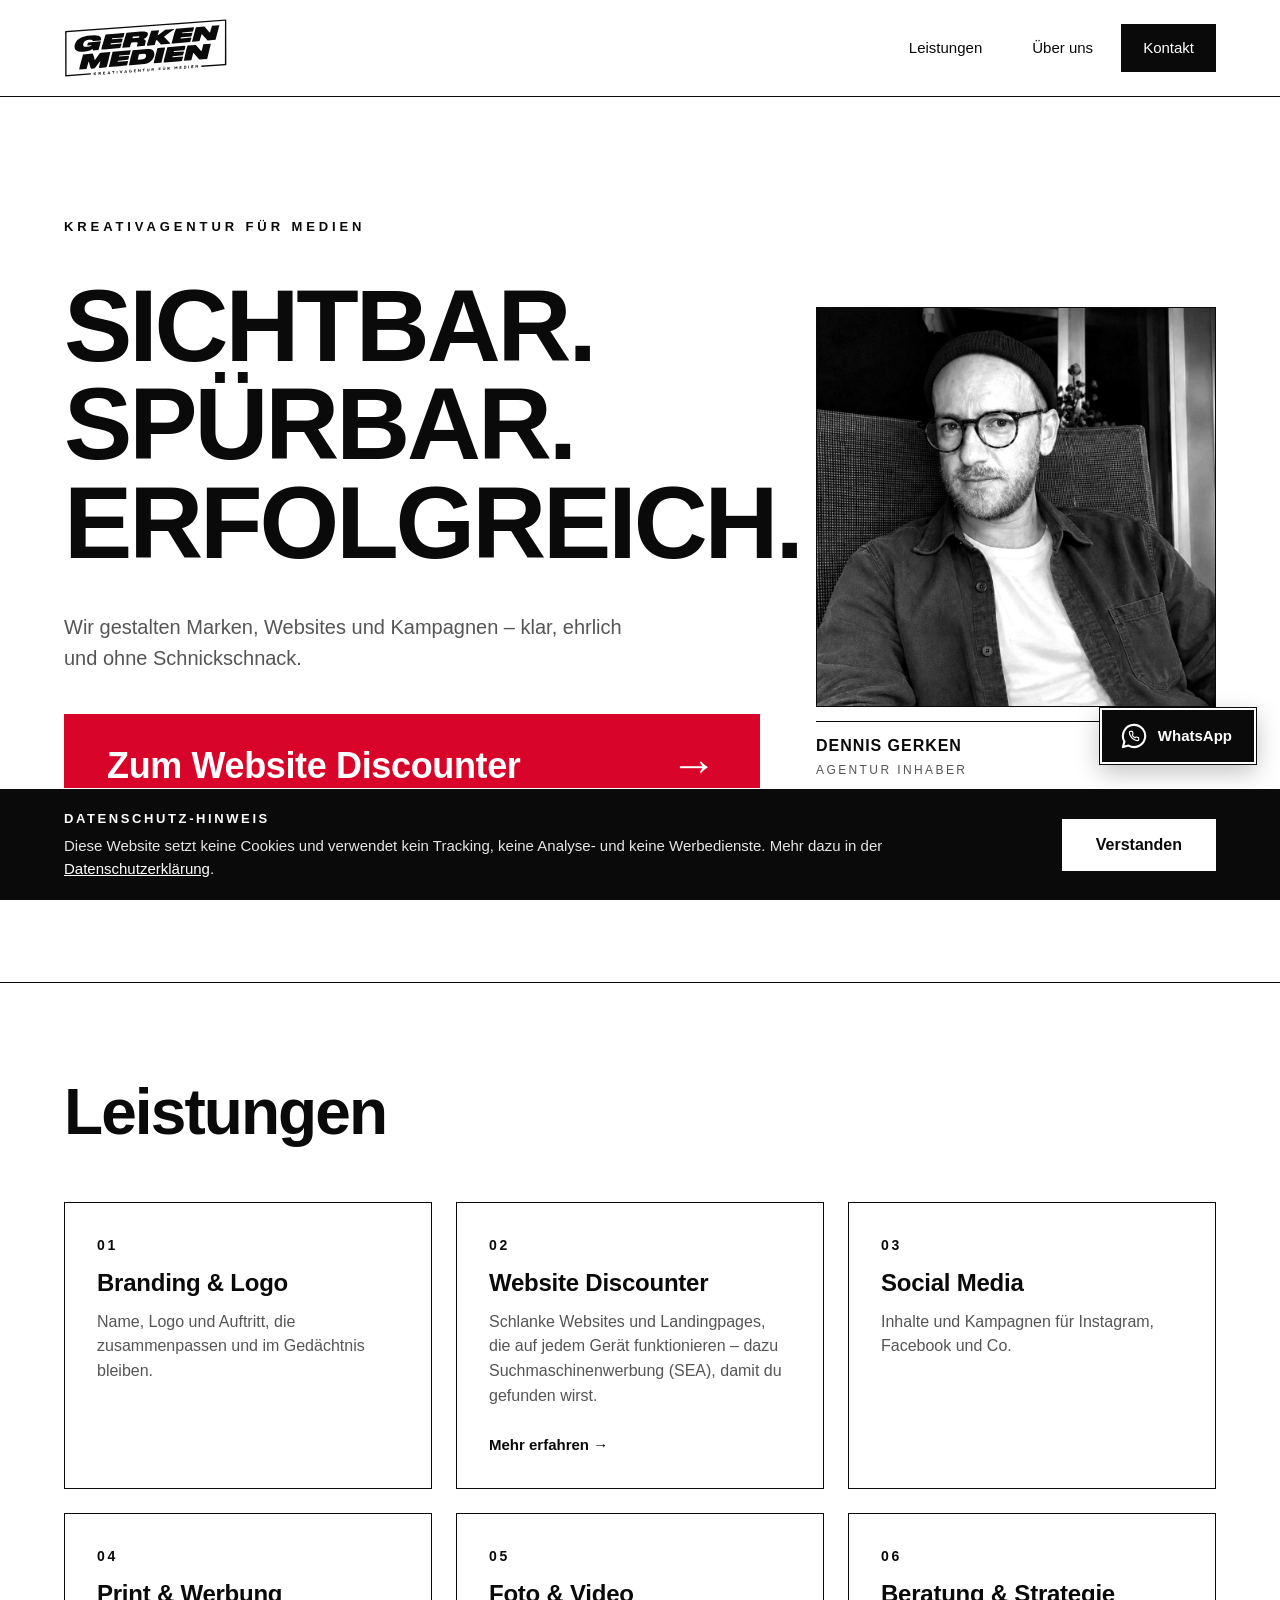
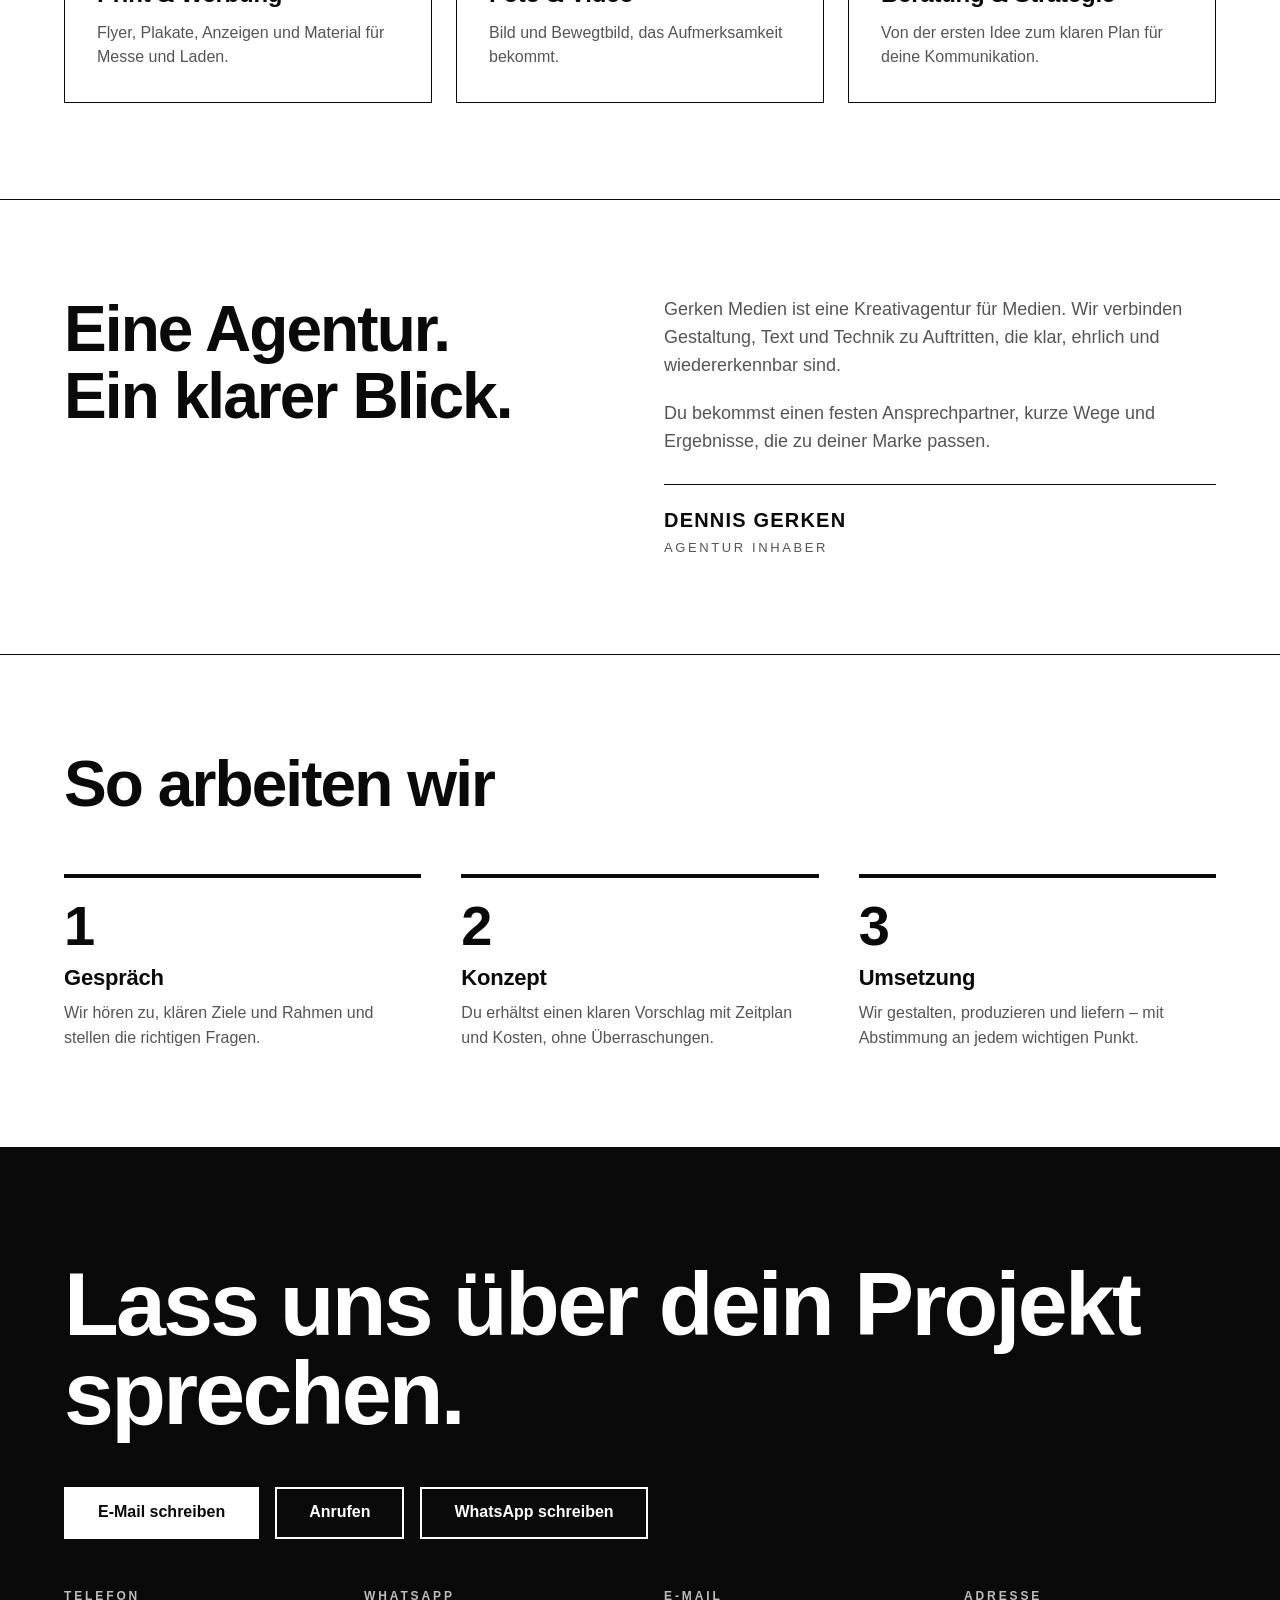
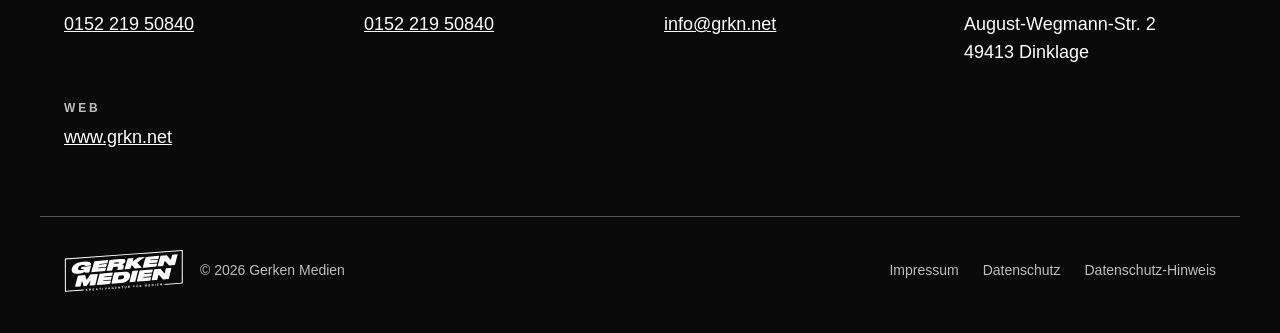
<file: index.html>
<!doctype html>
<html lang="de">
<head>
<meta charset="utf-8">
<meta name="viewport" content="width=device-width, initial-scale=1">
<title>Gerken Medien – Kreativagentur für Medien in Dinklage</title>
<meta name="description" content="Gerken Medien ist deine Kreativagentur für Medien: Branding, Webdesign, Social Media, Print, Foto und Video. Sichtbar. Spürbar. Erfolgreich.">
<link rel="icon" href="favicon.svg" type="image/svg+xml">
<link rel="stylesheet" href="style.css?v=20261035">
</head>
<body>
<a class="skip" href="#inhalt">Zum Inhalt springen</a>

<header class="site-header">
<div class="wrap">
<a class="brand" href="index.html" aria-label="Gerken Medien – Startseite"><img src="logo.svg" alt="Gerken Medien – Kreativagentur für Medien" width="164" height="60"></a>
<nav class="nav" aria-label="Hauptnavigation">
<a href="#leistungen">Leistungen</a>
<a href="#ueber-uns">Über uns</a>
<a class="btn-nav" href="#kontakt">Kontakt</a>
</nav>
</div>
</header>

<main id="inhalt">
<section class="hero" style="border-top:0">
<div class="wrap hero-grid">
<div class="hero-text">
<p class="eyebrow">Kreativagentur für Medien</p>
<h1>SICHTBAR.<br>SPÜRBAR.<br>ERFOLGREICH.</h1>
<p class="lead">Wir gestalten Marken, Websites und Kampagnen – klar, ehrlich und ohne Schnickschnack.</p>
<a class="btn-cta" href="https://www.gerken-medien.de/wd" target="_blank" rel="noopener"><span>Zum Website Discounter</span><span class="arrow" aria-hidden="true">→</span><span class="sr"> (öffnet gerken-medien.de in neuem Tab)</span></a>
<p class="cta-note">Deine eigene Website ab <strong>500 €</strong></p>
</div>
<figure class="hero-photo">
<img src="dennis-gerken.jpg?v=20261028" width="1000" height="1000" alt="Dennis Gerken, Inhaber von Gerken Medien" fetchpriority="high">
<figcaption><strong>Dennis Gerken</strong><span>Agentur Inhaber</span></figcaption>
</figure>
</div>
</section>

<section id="leistungen" class="section">
<div class="wrap stack">
<h2>Leistungen</h2>
<div class="cards">
<article class="card"><span class="no">01</span><h3>Branding &amp; Logo</h3><p>Name, Logo und Auftritt, die zusammenpassen und im Gedächtnis bleiben.</p></article>
<a class="card card-link" href="https://www.gerken-medien.de/wd" target="_blank" rel="noopener"><span class="no">02</span><h3>Website Discounter</h3><p>Schlanke Websites und Landingpages, die auf jedem Gerät funktionieren – dazu Suchmaschinenwerbung (SEA), damit du gefunden wirst.</p><span class="more">Mehr erfahren →<span class="sr"> (öffnet gerken-medien.de in neuem Tab)</span></span></a>
<article class="card"><span class="no">03</span><h3>Social Media</h3><p>Inhalte und Kampagnen für Instagram, Facebook und Co.</p></article>
<article class="card"><span class="no">04</span><h3>Print &amp; Werbung</h3><p>Flyer, Plakate, Anzeigen und Material für Messe und Laden.</p></article>
<article class="card"><span class="no">05</span><h3>Foto &amp; Video</h3><p>Bild und Bewegtbild, das Aufmerksamkeit bekommt.</p></article>
<article class="card"><span class="no">06</span><h3>Beratung &amp; Strategie</h3><p>Von der ersten Idee zum klaren Plan für deine Kommunikation.</p></article>
</div>
</div>
</section>

<section id="ueber-uns" class="section">
<div class="wrap two">
<h2>Eine Agentur.<br>Ein klarer Blick.</h2>
<div class="text">
<p>Gerken Medien ist eine Kreativagentur für Medien. Wir verbinden Gestaltung, Text und Technik zu Auftritten, die klar, ehrlich und wiedererkennbar sind.</p>
<p>Du bekommst einen festen Ansprechpartner, kurze Wege und Ergebnisse, die zu deiner Marke passen.</p>
<div class="person"><strong>Dennis Gerken</strong><span>Agentur Inhaber</span></div>
</div>
</div>
</section>

<section class="section">
<div class="wrap stack">
<h2>So arbeiten wir</h2>
<div class="steps">
<div class="step"><span class="n">1</span><h3>Gespräch</h3><p>Wir hören zu, klären Ziele und Rahmen und stellen die richtigen Fragen.</p></div>
<div class="step"><span class="n">2</span><h3>Konzept</h3><p>Du erhältst einen klaren Vorschlag mit Zeitplan und Kosten, ohne Überraschungen.</p></div>
<div class="step"><span class="n">3</span><h3>Umsetzung</h3><p>Wir gestalten, produzieren und liefern – mit Abstimmung an jedem wichtigen Punkt.</p></div>
</div>
</div>
</section>

<section id="kontakt" class="contact dark">
<div class="wrap">
<h2>Lass uns über dein Projekt sprechen.</h2>
<div class="actions">
<a class="btn btn-white" href="mailto:info@grkn.net">E-Mail schreiben</a>
<a class="btn btn-ghost" href="tel:+4915221950840">Anrufen</a>
<a class="btn btn-ghost" href="https://wa.me/4915221950840?text=Hallo%20Dennis%2C%20ich%20interessiere%20mich%20f%C3%BCr%20eine%20Website%20und%20h%C3%A4tte%20gern%20ein%20paar%20Infos." target="_blank" rel="noopener noreferrer">WhatsApp schreiben<span class="sr"> (öffnet WhatsApp in neuem Fenster)</span></a>
</div>
<address class="facts">
<div><span class="k">Telefon</span><a href="tel:+4915221950840">0152 219 50840</a></div>
<div><span class="k">WhatsApp</span><a href="https://wa.me/4915221950840?text=Hallo%20Dennis%2C%20ich%20interessiere%20mich%20f%C3%BCr%20eine%20Website%20und%20h%C3%A4tte%20gern%20ein%20paar%20Infos." target="_blank" rel="noopener noreferrer">0152 219 50840</a></div>
<div><span class="k">E-Mail</span><a href="mailto:info@grkn.net">info@grkn.net</a></div>
<div><span class="k">Adresse</span><span>August-Wegmann-Str. 2<br>49413 Dinklage</span></div>
<div><span class="k">Web</span><a href="https://www.grkn.net">www.grkn.net</a></div>
</address>
</div>
</section>
</main>

<footer class="site-footer dark">
<div class="wrap">
<div style="display:flex;align-items:center;gap:16px">
<img src="logo-weiss.svg" alt="Gerken Medien" width="120" height="44">
<span>© 2026 Gerken Medien</span>
</div>
<nav aria-label="Rechtliches">
<a href="impressum.html">Impressum</a>
<a href="datenschutz.html">Datenschutz</a>
<button type="button" class="linklike" data-hinweis-oeffnen>Datenschutz-Hinweis</button>
</nav>
</div>
</footer>
<div id="cookie-hinweis" class="cookie" role="region" aria-labelledby="cookie-titel" hidden>
<div class="cookie-inner">
<div class="cookie-text">
<strong id="cookie-titel">Datenschutz-Hinweis</strong>
<p>Diese Website setzt keine Cookies und verwendet kein Tracking, keine Analyse- und keine Werbedienste. Mehr dazu in der <a href="datenschutz.html">Datenschutzerklärung</a>.</p>
</div>
<div class="cookie-actions">
<button type="button" id="cookie-ok" class="btn btn-white">Verstanden</button>
</div>
</div>
</div>
<a class="wa-float" href="https://wa.me/4915221950840?text=Hallo%20Dennis%2C%20ich%20interessiere%20mich%20f%C3%BCr%20eine%20Website%20und%20h%C3%A4tte%20gern%20ein%20paar%20Infos." target="_blank" rel="noopener noreferrer" aria-label="Per WhatsApp schreiben (öffnet WhatsApp in neuem Fenster)"><svg class="wa-icon" viewBox="0 0 24 24" width="28" height="28" fill="none" stroke="currentColor" stroke-width="1.8" stroke-linecap="round" stroke-linejoin="round" aria-hidden="true" focusable="false"><path d="M12 2.5a9.5 9.5 0 0 0-8.2 14.3L2.5 21.5l4.8-1.3A9.5 9.5 0 1 0 12 2.5z"></path><path transform="translate(7.2 7.2) scale(0.4)" d="M22 16.92v3a2 2 0 0 1-2.18 2 19.79 19.79 0 0 1-8.63-3.07 19.5 19.5 0 0 1-6-6 19.79 19.79 0 0 1-3.07-8.67A2 2 0 0 1 4.11 2h3a2 2 0 0 1 2 1.72 12.84 12.84 0 0 0 .7 2.81 2 2 0 0 1-.45 2.11L8.09 9.91a16 16 0 0 0 6 6l1.27-1.27a2 2 0 0 1 2.11-.45 12.84 12.84 0 0 0 2.81.7A2 2 0 0 1 22 16.92z" stroke-width="2.4"></path></svg><span class="wa-label">WhatsApp</span></a>
<script src="cookie-banner.js?v=2" defer></script>
</body>
</html>
</file>
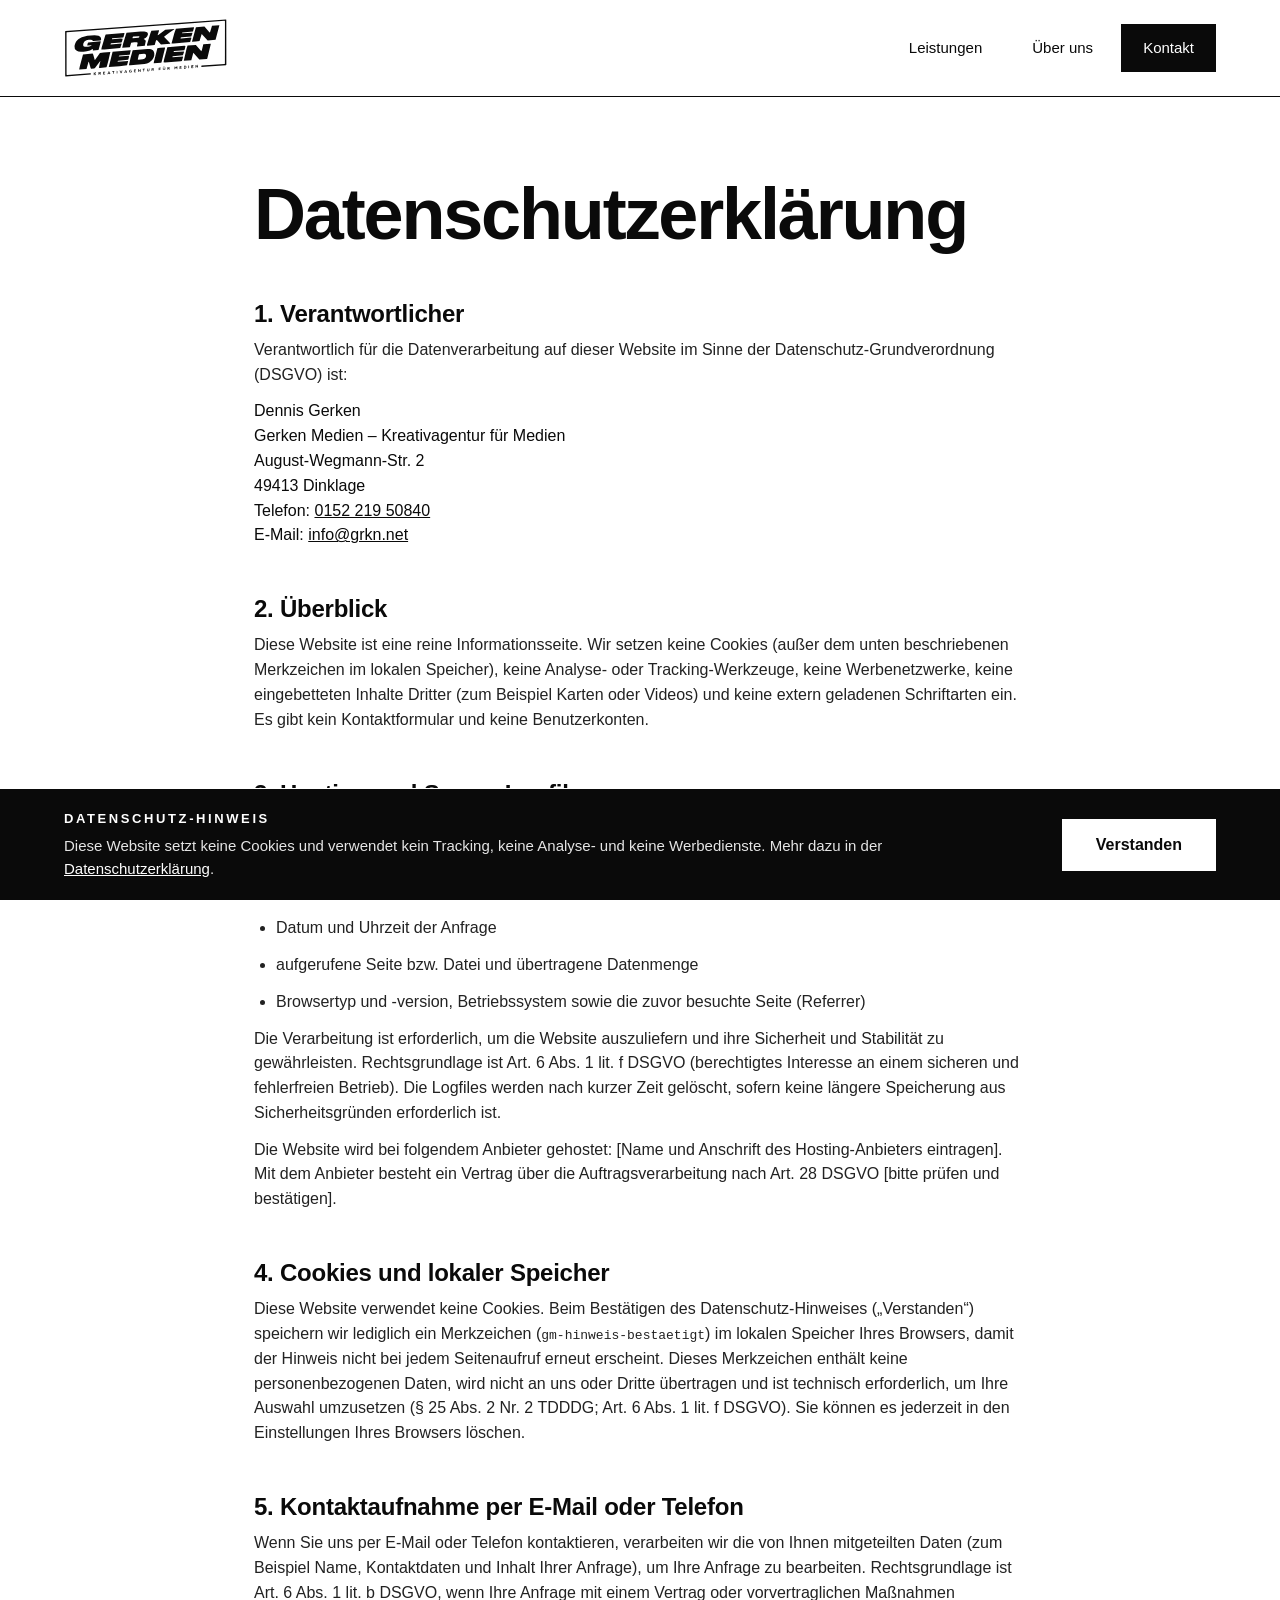
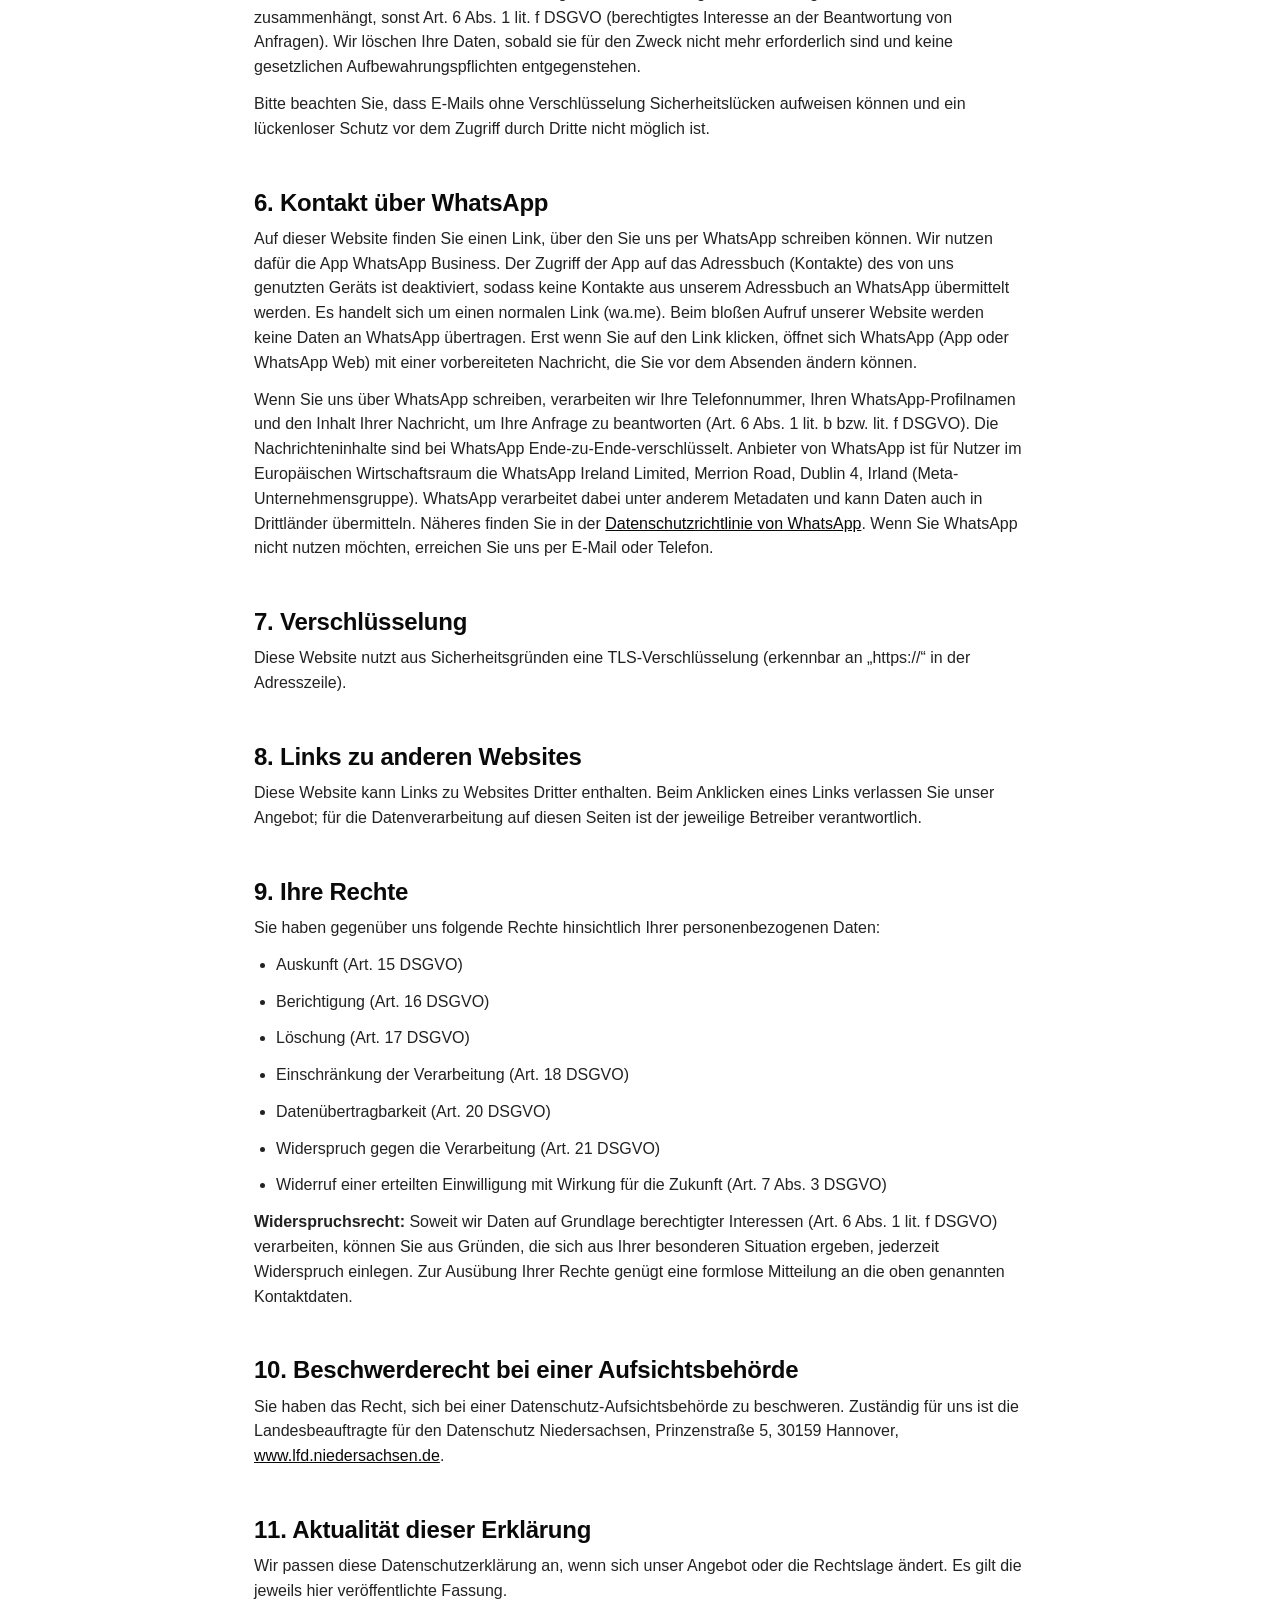
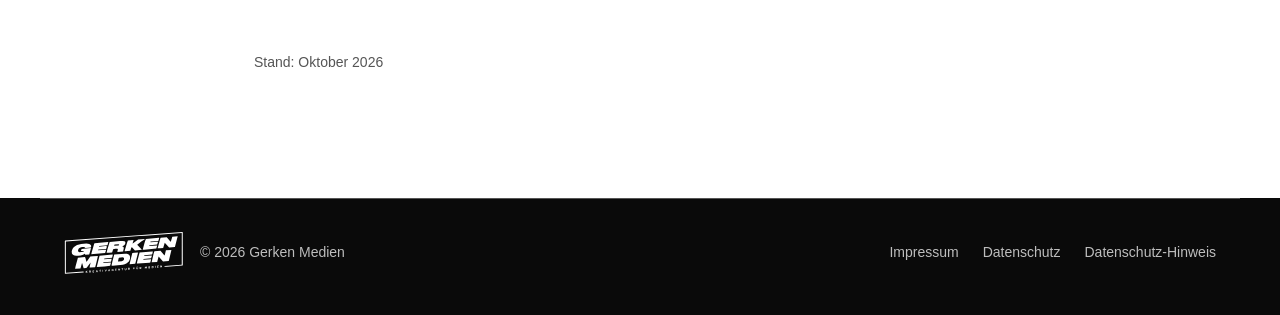
<file: datenschutz.html>
<!doctype html>
<html lang="de">
<head>
<meta charset="utf-8">
<meta name="viewport" content="width=device-width, initial-scale=1">
<title>Datenschutzerklärung – Gerken Medien</title>
<meta name="robots" content="noindex, follow">
<link rel="icon" href="favicon.svg" type="image/svg+xml">
<link rel="stylesheet" href="style.css?v=20261035">
</head>
<body>
<a class="skip" href="#inhalt">Zum Inhalt springen</a>

<header class="site-header">
<div class="wrap">
<a class="brand" href="index.html" aria-label="Gerken Medien – Startseite"><img src="logo.svg" alt="Gerken Medien – Kreativagentur für Medien" width="164" height="60"></a>
<nav class="nav" aria-label="Hauptnavigation">
<a href="index.html#leistungen">Leistungen</a>
<a href="index.html#ueber-uns">Über uns</a>
<a class="btn-nav" href="index.html#kontakt">Kontakt</a>
</nav>
</div>
</header>

<main id="inhalt" class="legal">
<div class="wrap">
<h1>Datenschutzerklärung</h1>

<h2>1. Verantwortlicher</h2>
<p>Verantwortlich für die Datenverarbeitung auf dieser Website im Sinne der Datenschutz-Grundverordnung (DSGVO) ist:</p>
<address>
Dennis Gerken<br>
Gerken Medien – Kreativagentur für Medien<br>
August-Wegmann-Str. 2<br>
49413 Dinklage<br>
Telefon: <a href="tel:+4915221950840">0152 219 50840</a><br>
E-Mail: <a href="mailto:info@grkn.net">info@grkn.net</a>
</address>

<h2>2. Überblick</h2>
<p>Diese Website ist eine reine Informationsseite. Wir setzen keine Cookies (außer dem unten beschriebenen Merkzeichen im lokalen Speicher), keine Analyse- oder Tracking-Werkzeuge, keine Werbenetzwerke, keine eingebetteten Inhalte Dritter (zum Beispiel Karten oder Videos) und keine extern geladenen Schriftarten ein. Es gibt kein Kontaktformular und keine Benutzerkonten.</p>

<h2>3. Hosting und Server-Logfiles</h2>
<p>Beim Aufruf dieser Website verarbeitet der Server automatisch Daten, die Ihr Browser übermittelt. Das sind insbesondere:</p>
<ul>
<li>IP-Adresse des anfragenden Geräts</li>
<li>Datum und Uhrzeit der Anfrage</li>
<li>aufgerufene Seite bzw. Datei und übertragene Datenmenge</li>
<li>Browsertyp und -version, Betriebssystem sowie die zuvor besuchte Seite (Referrer)</li>
</ul>
<p>Die Verarbeitung ist erforderlich, um die Website auszuliefern und ihre Sicherheit und Stabilität zu gewährleisten. Rechtsgrundlage ist Art. 6 Abs. 1 lit. f DSGVO (berechtigtes Interesse an einem sicheren und fehlerfreien Betrieb). Die Logfiles werden nach kurzer Zeit gelöscht, sofern keine längere Speicherung aus Sicherheitsgründen erforderlich ist.</p>
<p>Die Website wird bei folgendem Anbieter gehostet: [Name und Anschrift des Hosting-Anbieters eintragen]. Mit dem Anbieter besteht ein Vertrag über die Auftragsverarbeitung nach Art. 28 DSGVO [bitte prüfen und bestätigen].</p>

<h2>4. Cookies und lokaler Speicher</h2>
<p>Diese Website verwendet keine Cookies. Beim Bestätigen des Datenschutz-Hinweises („Verstanden“) speichern wir lediglich ein Merkzeichen (<code>gm-hinweis-bestaetigt</code>) im lokalen Speicher Ihres Browsers, damit der Hinweis nicht bei jedem Seitenaufruf erneut erscheint. Dieses Merkzeichen enthält keine personenbezogenen Daten, wird nicht an uns oder Dritte übertragen und ist technisch erforderlich, um Ihre Auswahl umzusetzen (§ 25 Abs. 2 Nr. 2 TDDDG; Art. 6 Abs. 1 lit. f DSGVO). Sie können es jederzeit in den Einstellungen Ihres Browsers löschen.</p>

<h2>5. Kontaktaufnahme per E-Mail oder Telefon</h2>
<p>Wenn Sie uns per E-Mail oder Telefon kontaktieren, verarbeiten wir die von Ihnen mitgeteilten Daten (zum Beispiel Name, Kontaktdaten und Inhalt Ihrer Anfrage), um Ihre Anfrage zu bearbeiten. Rechtsgrundlage ist Art. 6 Abs. 1 lit. b DSGVO, wenn Ihre Anfrage mit einem Vertrag oder vorvertraglichen Maßnahmen zusammenhängt, sonst Art. 6 Abs. 1 lit. f DSGVO (berechtigtes Interesse an der Beantwortung von Anfragen). Wir löschen Ihre Daten, sobald sie für den Zweck nicht mehr erforderlich sind und keine gesetzlichen Aufbewahrungspflichten entgegenstehen.</p>
<p>Bitte beachten Sie, dass E-Mails ohne Verschlüsselung Sicherheitslücken aufweisen können und ein lückenloser Schutz vor dem Zugriff durch Dritte nicht möglich ist.</p>

<h2>6. Kontakt über WhatsApp</h2>
<p>Auf dieser Website finden Sie einen Link, über den Sie uns per WhatsApp schreiben können. Wir nutzen dafür die App WhatsApp Business. Der Zugriff der App auf das Adressbuch (Kontakte) des von uns genutzten Geräts ist deaktiviert, sodass keine Kontakte aus unserem Adressbuch an WhatsApp übermittelt werden. Es handelt sich um einen normalen Link (wa.me). Beim bloßen Aufruf unserer Website werden keine Daten an WhatsApp übertragen. Erst wenn Sie auf den Link klicken, öffnet sich WhatsApp (App oder WhatsApp Web) mit einer vorbereiteten Nachricht, die Sie vor dem Absenden ändern können.</p>
<p>Wenn Sie uns über WhatsApp schreiben, verarbeiten wir Ihre Telefonnummer, Ihren WhatsApp-Profilnamen und den Inhalt Ihrer Nachricht, um Ihre Anfrage zu beantworten (Art. 6 Abs. 1 lit. b bzw. lit. f DSGVO). Die Nachrichteninhalte sind bei WhatsApp Ende-zu-Ende-verschlüsselt. Anbieter von WhatsApp ist für Nutzer im Europäischen Wirtschaftsraum die WhatsApp Ireland Limited, Merrion Road, Dublin 4, Irland (Meta-Unternehmensgruppe). WhatsApp verarbeitet dabei unter anderem Metadaten und kann Daten auch in Drittländer übermitteln. Näheres finden Sie in der <a href="https://www.whatsapp.com/legal/privacy-policy-eea">Datenschutzrichtlinie von WhatsApp</a>. Wenn Sie WhatsApp nicht nutzen möchten, erreichen Sie uns per E-Mail oder Telefon.</p>

<h2>7. Verschlüsselung</h2>
<p>Diese Website nutzt aus Sicherheitsgründen eine TLS-Verschlüsselung (erkennbar an „https://“ in der Adresszeile).</p>

<h2>8. Links zu anderen Websites</h2>
<p>Diese Website kann Links zu Websites Dritter enthalten. Beim Anklicken eines Links verlassen Sie unser Angebot; für die Datenverarbeitung auf diesen Seiten ist der jeweilige Betreiber verantwortlich.</p>

<h2>9. Ihre Rechte</h2>
<p>Sie haben gegenüber uns folgende Rechte hinsichtlich Ihrer personenbezogenen Daten:</p>
<ul>
<li>Auskunft (Art. 15 DSGVO)</li>
<li>Berichtigung (Art. 16 DSGVO)</li>
<li>Löschung (Art. 17 DSGVO)</li>
<li>Einschränkung der Verarbeitung (Art. 18 DSGVO)</li>
<li>Datenübertragbarkeit (Art. 20 DSGVO)</li>
<li>Widerspruch gegen die Verarbeitung (Art. 21 DSGVO)</li>
<li>Widerruf einer erteilten Einwilligung mit Wirkung für die Zukunft (Art. 7 Abs. 3 DSGVO)</li>
</ul>
<p><strong>Widerspruchsrecht:</strong> Soweit wir Daten auf Grundlage berechtigter Interessen (Art. 6 Abs. 1 lit. f DSGVO) verarbeiten, können Sie aus Gründen, die sich aus Ihrer besonderen Situation ergeben, jederzeit Widerspruch einlegen. Zur Ausübung Ihrer Rechte genügt eine formlose Mitteilung an die oben genannten Kontaktdaten.</p>

<h2>10. Beschwerderecht bei einer Aufsichtsbehörde</h2>
<p>Sie haben das Recht, sich bei einer Datenschutz-Aufsichtsbehörde zu beschweren. Zuständig für uns ist die Landesbeauftragte für den Datenschutz Niedersachsen, Prinzenstraße 5, 30159 Hannover, <a href="https://www.lfd.niedersachsen.de">www.lfd.niedersachsen.de</a>.</p>

<h2>11. Aktualität dieser Erklärung</h2>
<p>Wir passen diese Datenschutzerklärung an, wenn sich unser Angebot oder die Rechtslage ändert. Es gilt die jeweils hier veröffentlichte Fassung.</p>

<p class="stand">Stand: Oktober 2026</p>
</div>
</main>

<footer class="site-footer dark">
<div class="wrap">
<div style="display:flex;align-items:center;gap:16px">
<img src="logo-weiss.svg" alt="Gerken Medien" width="120" height="44">
<span>© 2026 Gerken Medien</span>
</div>
<nav aria-label="Rechtliches">
<a href="impressum.html">Impressum</a>
<a href="datenschutz.html">Datenschutz</a>
<button type="button" class="linklike" data-hinweis-oeffnen>Datenschutz-Hinweis</button>
</nav>
</div>
</footer>
<div id="cookie-hinweis" class="cookie" role="region" aria-labelledby="cookie-titel" hidden>
<div class="cookie-inner">
<div class="cookie-text">
<strong id="cookie-titel">Datenschutz-Hinweis</strong>
<p>Diese Website setzt keine Cookies und verwendet kein Tracking, keine Analyse- und keine Werbedienste. Mehr dazu in der <a href="datenschutz.html">Datenschutzerklärung</a>.</p>
</div>
<div class="cookie-actions">
<button type="button" id="cookie-ok" class="btn btn-white">Verstanden</button>
</div>
</div>
</div>
<script src="cookie-banner.js?v=2" defer></script>
</body>
</html>
</file>
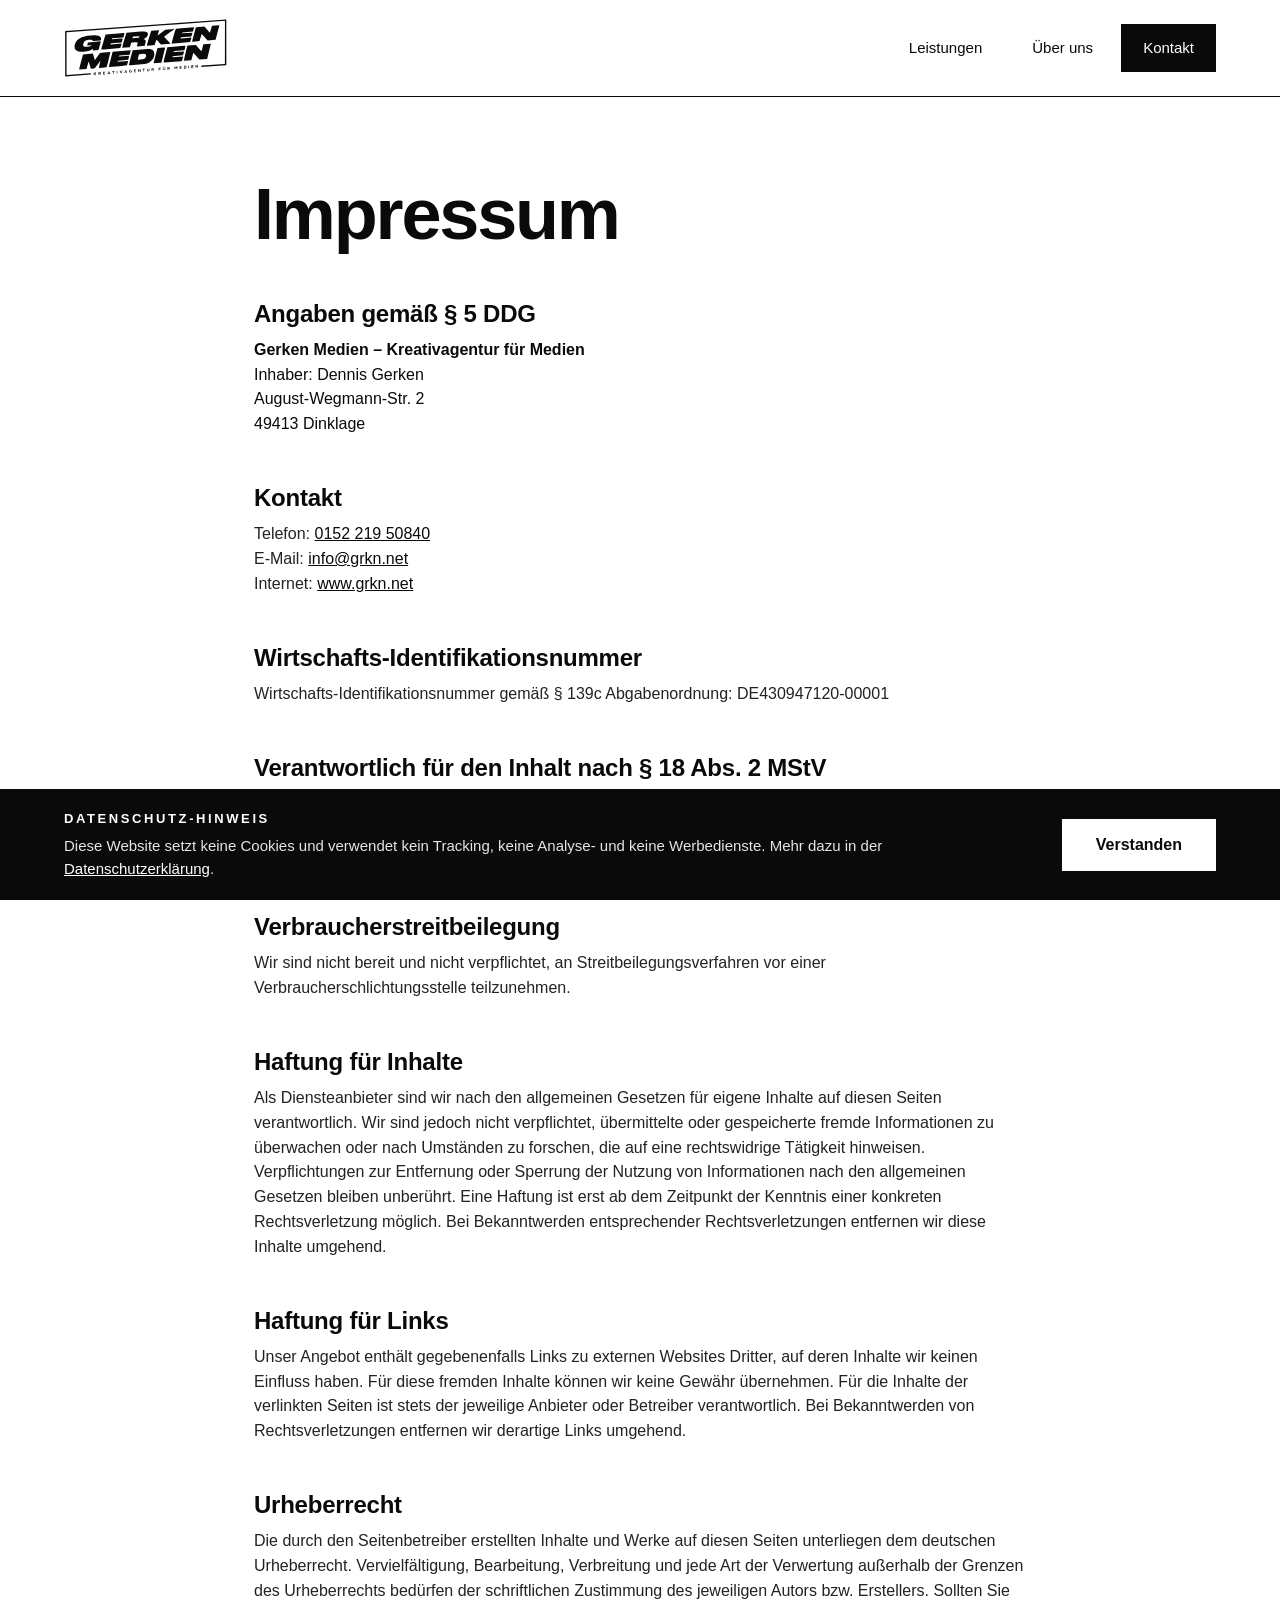
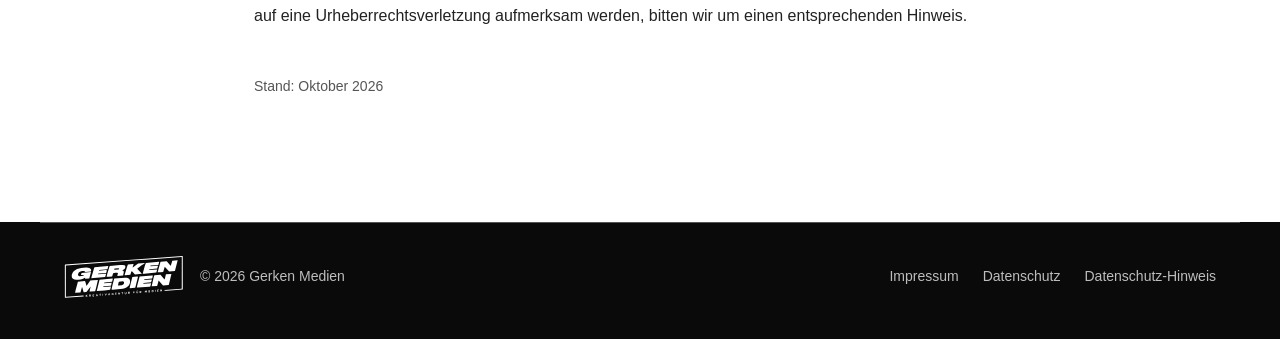
<file: impressum.html>
<!doctype html>
<html lang="de">
<head>
<meta charset="utf-8">
<meta name="viewport" content="width=device-width, initial-scale=1">
<title>Impressum – Gerken Medien</title>
<meta name="robots" content="noindex, follow">
<link rel="icon" href="favicon.svg" type="image/svg+xml">
<link rel="stylesheet" href="style.css?v=20261035">
</head>
<body>
<a class="skip" href="#inhalt">Zum Inhalt springen</a>

<header class="site-header">
<div class="wrap">
<a class="brand" href="index.html" aria-label="Gerken Medien – Startseite"><img src="logo.svg" alt="Gerken Medien – Kreativagentur für Medien" width="164" height="60"></a>
<nav class="nav" aria-label="Hauptnavigation">
<a href="index.html#leistungen">Leistungen</a>
<a href="index.html#ueber-uns">Über uns</a>
<a class="btn-nav" href="index.html#kontakt">Kontakt</a>
</nav>
</div>
</header>

<main id="inhalt" class="legal">
<div class="wrap">
<h1>Impressum</h1>

<h2>Angaben gemäß § 5 DDG</h2>
<address>
<strong>Gerken Medien – Kreativagentur für Medien</strong><br>
Inhaber: Dennis Gerken<br>
August-Wegmann-Str. 2<br>
49413 Dinklage
</address>

<h2>Kontakt</h2>
<p>Telefon: <a href="tel:+4915221950840">0152 219 50840</a><br>
E-Mail: <a href="mailto:info@grkn.net">info@grkn.net</a><br>
Internet: <a href="https://www.grkn.net">www.grkn.net</a></p>

<h2>Wirtschafts-Identifikationsnummer</h2>
<p>Wirtschafts-Identifikationsnummer gemäß § 139c Abgabenordnung: DE430947120-00001</p>

<h2>Verantwortlich für den Inhalt nach § 18 Abs. 2 MStV</h2>
<address>Dennis Gerken<br>August-Wegmann-Str. 2<br>49413 Dinklage</address>

<h2>Verbraucherstreitbeilegung</h2>
<p>Wir sind nicht bereit und nicht verpflichtet, an Streitbeilegungsverfahren vor einer Verbraucherschlichtungsstelle teilzunehmen.</p>

<h2>Haftung für Inhalte</h2>
<p>Als Diensteanbieter sind wir nach den allgemeinen Gesetzen für eigene Inhalte auf diesen Seiten verantwortlich. Wir sind jedoch nicht verpflichtet, übermittelte oder gespeicherte fremde Informationen zu überwachen oder nach Umständen zu forschen, die auf eine rechtswidrige Tätigkeit hinweisen. Verpflichtungen zur Entfernung oder Sperrung der Nutzung von Informationen nach den allgemeinen Gesetzen bleiben unberührt. Eine Haftung ist erst ab dem Zeitpunkt der Kenntnis einer konkreten Rechtsverletzung möglich. Bei Bekanntwerden entsprechender Rechtsverletzungen entfernen wir diese Inhalte umgehend.</p>

<h2>Haftung für Links</h2>
<p>Unser Angebot enthält gegebenenfalls Links zu externen Websites Dritter, auf deren Inhalte wir keinen Einfluss haben. Für diese fremden Inhalte können wir keine Gewähr übernehmen. Für die Inhalte der verlinkten Seiten ist stets der jeweilige Anbieter oder Betreiber verantwortlich. Bei Bekanntwerden von Rechtsverletzungen entfernen wir derartige Links umgehend.</p>

<h2>Urheberrecht</h2>
<p>Die durch den Seitenbetreiber erstellten Inhalte und Werke auf diesen Seiten unterliegen dem deutschen Urheberrecht. Vervielfältigung, Bearbeitung, Verbreitung und jede Art der Verwertung außerhalb der Grenzen des Urheberrechts bedürfen der schriftlichen Zustimmung des jeweiligen Autors bzw. Erstellers. Sollten Sie auf eine Urheberrechtsverletzung aufmerksam werden, bitten wir um einen entsprechenden Hinweis.</p>

<p class="stand">Stand: Oktober 2026</p>
</div>
</main>

<footer class="site-footer dark">
<div class="wrap">
<div style="display:flex;align-items:center;gap:16px">
<img src="logo-weiss.svg" alt="Gerken Medien" width="120" height="44">
<span>© 2026 Gerken Medien</span>
</div>
<nav aria-label="Rechtliches">
<a href="impressum.html">Impressum</a>
<a href="datenschutz.html">Datenschutz</a>
<button type="button" class="linklike" data-hinweis-oeffnen>Datenschutz-Hinweis</button>
</nav>
</div>
</footer>
<div id="cookie-hinweis" class="cookie" role="region" aria-labelledby="cookie-titel" hidden>
<div class="cookie-inner">
<div class="cookie-text">
<strong id="cookie-titel">Datenschutz-Hinweis</strong>
<p>Diese Website setzt keine Cookies und verwendet kein Tracking, keine Analyse- und keine Werbedienste. Mehr dazu in der <a href="datenschutz.html">Datenschutzerklärung</a>.</p>
</div>
<div class="cookie-actions">
<button type="button" id="cookie-ok" class="btn btn-white">Verstanden</button>
</div>
</div>
</div>
<script src="cookie-banner.js?v=2" defer></script>
</body>
</html>
</file>
<file: style.css>
/* Gerken Medien – schlichtes Schwarz-Weiß-Design, keine externen Ressourcen */
:root{--signal:#D90429;--ink:#0A0A0A;--paper:#FFFFFF;--muted:#555555;--soft:#BDBDBD}
*{box-sizing:border-box}
html{scroll-behavior:smooth}
body{margin:0;background:var(--paper);color:var(--ink);font-family:"Helvetica Neue",Helvetica,Arial,system-ui,sans-serif;line-height:1.55;-webkit-font-smoothing:antialiased}
a{color:var(--ink)}
a:hover{color:var(--muted)}
img{max-width:100%;height:auto;display:block}
.wrap{max-width:1200px;margin:0 auto;padding:0 24px}
h1,h2,h3{margin:0;font-weight:800;letter-spacing:-0.03em;line-height:1.05}
p{margin:0}
.skip{position:absolute;left:-999px;top:0;background:var(--ink);color:var(--paper);padding:12px 16px;z-index:10}
.skip:focus{left:0}
:focus-visible{outline:3px solid var(--ink);outline-offset:3px}
.dark :focus-visible{outline-color:var(--paper)}

/* Kopf */
.site-header{border-bottom:1px solid var(--ink)}
.site-header .wrap{display:flex;flex-wrap:wrap;align-items:center;justify-content:space-between;gap:16px;padding-top:18px;padding-bottom:18px}
.brand img{height:60px;width:auto}
.nav{display:flex;flex-wrap:wrap;align-items:center;gap:8px 6px;font-size:15px;font-weight:500}
.nav a{text-decoration:none;padding:12px 22px;color:var(--ink);transition:background-color .2s ease,color .2s ease}
.nav a:hover{background:var(--ink);color:var(--paper)}
.nav a.btn-nav{background:var(--ink);color:var(--paper)}
.nav a.btn-nav:hover{background:var(--muted);color:var(--paper)}

/* Buttons */
.btn{display:inline-flex;align-items:center;min-height:52px;padding:0 32px;font-weight:700;font-size:16px;text-decoration:none;border:2px solid var(--ink);transition:background-color .2s ease,color .2s ease,border-color .2s ease}
.btn-solid{background:var(--ink);color:var(--paper)}
.btn-solid:hover{background:var(--paper);border-color:var(--ink);color:var(--ink)}
.btn-line{background:transparent;color:var(--ink)}
.btn-line:hover{background:var(--ink);color:var(--paper)}
.btn-white{background:var(--paper);color:var(--ink);border-color:var(--paper)}
.btn-white:hover{background:var(--ink);border-color:var(--paper);color:var(--paper)}
.btn-ghost{background:transparent;color:var(--paper);border-color:var(--paper)}

/* Hero */
.hero{padding:120px 0 112px}
.hero-grid{display:flex;flex-wrap:wrap;align-items:center;justify-content:space-between;gap:56px}
.hero-text{flex:1 1 520px;display:flex;flex-direction:column;gap:40px;min-width:0}
.hero-photo{flex:0 1 400px;margin:0;display:flex;flex-direction:column;gap:14px}
.hero-photo img{width:100%;aspect-ratio:1/1;object-fit:cover;border:1px solid var(--ink);filter:grayscale(1)}
.hero-photo figcaption{display:flex;flex-direction:column;gap:2px;border-top:1px solid var(--ink);padding-top:12px}
.hero-photo strong{font-size:16px;letter-spacing:.06em;text-transform:uppercase}
.hero-photo span{font-size:12px;letter-spacing:.2em;text-transform:uppercase;color:var(--muted)}
.eyebrow{font-size:13px;font-weight:700;letter-spacing:.3em;text-transform:uppercase}
.hero h1{font-size:clamp(44px,8vw,104px);line-height:.96}
.hero .lead{max-width:560px;font-size:20px;color:var(--muted)}
.actions{display:flex;flex-wrap:wrap;gap:16px}

/* Sektionen */
section{border-top:1px solid var(--ink)}
.section{padding:96px 0}
.section h2{font-size:clamp(36px,5vw,64px)}
.stack{display:flex;flex-direction:column;gap:56px}
.cards{display:flex;flex-wrap:wrap;gap:24px}
.card{flex:1 1 320px;border:1px solid var(--ink);padding:32px;display:flex;flex-direction:column;gap:12px;background:var(--paper);color:var(--ink);transition:background-color .2s ease,color .2s ease}
.card:hover{background:var(--ink);color:var(--paper)}
a.card{text-decoration:none}
.card-link .more{margin-top:auto;padding-top:12px;font-size:15px;font-weight:700}
.sr{position:absolute;width:1px;height:1px;overflow:hidden;clip:rect(0 0 0 0);white-space:nowrap}
.card .no{font-size:14px;font-weight:700;letter-spacing:.2em}
.card h3{font-size:24px;letter-spacing:-0.01em;line-height:1.2}
.card p{color:var(--muted);transition:color .2s ease}
.card:hover p{color:var(--paper)}
@media (prefers-reduced-motion:reduce){.card,.card p,.nav a,.btn{transition:none}}
.two{display:flex;flex-wrap:wrap;gap:48px}
.two>*{flex:1 1 360px}
.text{display:flex;flex-direction:column;gap:20px;font-size:18px;color:var(--muted)}
.person{margin-top:8px;border-top:1px solid var(--ink);padding-top:20px;color:var(--ink);display:flex;flex-direction:column;gap:2px}
.person strong{font-size:20px;letter-spacing:.06em;text-transform:uppercase}
.person span{font-size:13px;letter-spacing:.2em;text-transform:uppercase;color:var(--muted)}
.steps{display:flex;flex-wrap:wrap;gap:40px}
.step{flex:1 1 260px;display:flex;flex-direction:column;gap:12px;border-top:4px solid var(--ink);padding-top:20px}
.step .n{font-size:56px;font-weight:800;letter-spacing:-0.03em;line-height:1}
.step h3{font-size:22px;letter-spacing:-0.01em}
.step p{color:var(--muted)}

/* Kontakt + Fuß (dunkel) */
.dark{background:var(--ink);color:var(--paper)}
.dark a{color:var(--paper)}
.dark a:hover{color:var(--soft)}
.dark a.btn-white{color:var(--ink)}
.dark a.btn-white:hover{color:var(--paper)}
.dark a.btn-ghost{color:var(--paper)}
.dark a.btn-ghost:hover{background:var(--paper);color:var(--ink)}
.contact{padding:112px 0 64px;border-top:1px solid var(--ink)}
.contact .wrap{display:flex;flex-direction:column;gap:48px}
.contact h2{font-size:clamp(40px,7vw,96px);line-height:1}
.facts{display:flex;flex-wrap:wrap;gap:32px 48px;font-size:18px;font-style:normal}
.facts div{flex:1 1 220px;display:flex;flex-direction:column;gap:6px}
.facts dt,.facts .k{font-size:12px;font-weight:700;letter-spacing:.24em;text-transform:uppercase;color:var(--soft)}
.facts dd{margin:0}
.site-footer .wrap{border-top:1px solid #555;padding-top:32px;padding-bottom:40px;display:flex;flex-wrap:wrap;align-items:center;justify-content:space-between;gap:20px;font-size:14px;color:var(--soft)}
.site-footer img{height:44px;width:auto}
.site-footer nav{display:flex;flex-wrap:wrap;gap:8px 24px}
.site-footer a{color:var(--soft);text-decoration:none;padding:8px 0}
.site-footer a:hover{color:var(--paper)}

/* Rechtstexte */
.legal{padding:80px 0 112px;border-top:0}
.legal .wrap{max-width:820px}
.legal h1{font-size:clamp(28px,8vw,72px);margin-bottom:48px;overflow-wrap:break-word}
.legal h2{font-size:24px;letter-spacing:-0.01em;margin:48px 0 12px}
.legal h3{font-size:18px;letter-spacing:0;margin:28px 0 8px}
.legal p,.legal li{color:#222;margin-bottom:12px}
.legal ul{padding-left:22px;margin:0 0 12px}
.legal address{font-style:normal;margin-bottom:12px}
.legal .stand{margin-top:48px;color:var(--muted);font-size:14px}

/* Datenschutz-Hinweis */
.linklike{background:none;border:0;padding:8px 0;margin:0;font:inherit;color:var(--soft);cursor:pointer;text-decoration:none}
.linklike:hover{color:var(--paper)}
.cookie{position:fixed;left:0;right:0;bottom:0;z-index:50;background:var(--ink);color:var(--paper);border-top:1px solid var(--paper)}
.cookie[hidden]{display:none}
.cookie-inner{max-width:1200px;margin:0 auto;padding:20px 24px;display:flex;flex-wrap:wrap;align-items:center;justify-content:space-between;gap:16px 32px}
.cookie-text{flex:1 1 420px;font-size:15px}
.cookie-text strong{display:block;font-size:13px;letter-spacing:.2em;text-transform:uppercase;margin-bottom:4px}
.cookie-text p{color:#E5E5E5}
.cookie a{color:var(--paper);text-decoration:underline}
.cookie a:hover{color:var(--soft)}
.cookie .btn{cursor:pointer;font-family:inherit}
.cookie :focus-visible{outline-color:var(--paper)}

/* WhatsApp-Button (Entwurf) */
.wa-float{position:fixed;right:24px;bottom:calc(24px + var(--cookie-h,0px));z-index:40;display:inline-flex;align-items:center;gap:10px;min-height:56px;padding:0 22px 0 18px;background:var(--ink);color:var(--paper);border:2px solid var(--paper);box-shadow:0 0 0 1px var(--ink),0 8px 24px rgba(0,0,0,.25);text-decoration:none;font-weight:700;font-size:15px;transition:background-color .2s ease,color .2s ease,bottom .2s ease}
.wa-float:hover{background:var(--paper);color:var(--ink);border-color:var(--ink)}
.wa-float .wa-icon{flex:none}
@media (max-width:560px){.wa-float{right:16px;padding:0 16px;gap:0}.wa-float .wa-label{position:absolute;width:1px;height:1px;overflow:hidden;clip:rect(0 0 0 0);white-space:nowrap}}
@media (prefers-reduced-motion:reduce){.wa-float{transition:none}}

/* Großer Call-to-Action im Header */
.btn-cta{display:flex;align-items:center;justify-content:space-between;gap:24px;width:100%;min-height:104px;padding:0 40px;background:var(--signal);color:var(--paper);border:3px solid var(--signal);text-decoration:none;font-size:clamp(22px,3.4vw,36px);font-weight:800;letter-spacing:-0.01em;line-height:1.1;transition:background-color .2s ease,color .2s ease}
.btn-cta:hover{background:var(--paper);color:var(--signal)}
.btn-cta .arrow{font-size:1.3em;transition:transform .2s ease}
.btn-cta:hover .arrow{transform:translateX(8px)}
@media (max-width:560px){.btn-cta{min-height:88px;padding:0 24px}}
@media (prefers-reduced-motion:reduce){.btn-cta,.btn-cta .arrow{transition:none}}

.cta-note{margin-top:-16px;font-size:18px;color:var(--muted)}
.cta-note strong{color:var(--ink);font-weight:800}
</file>
